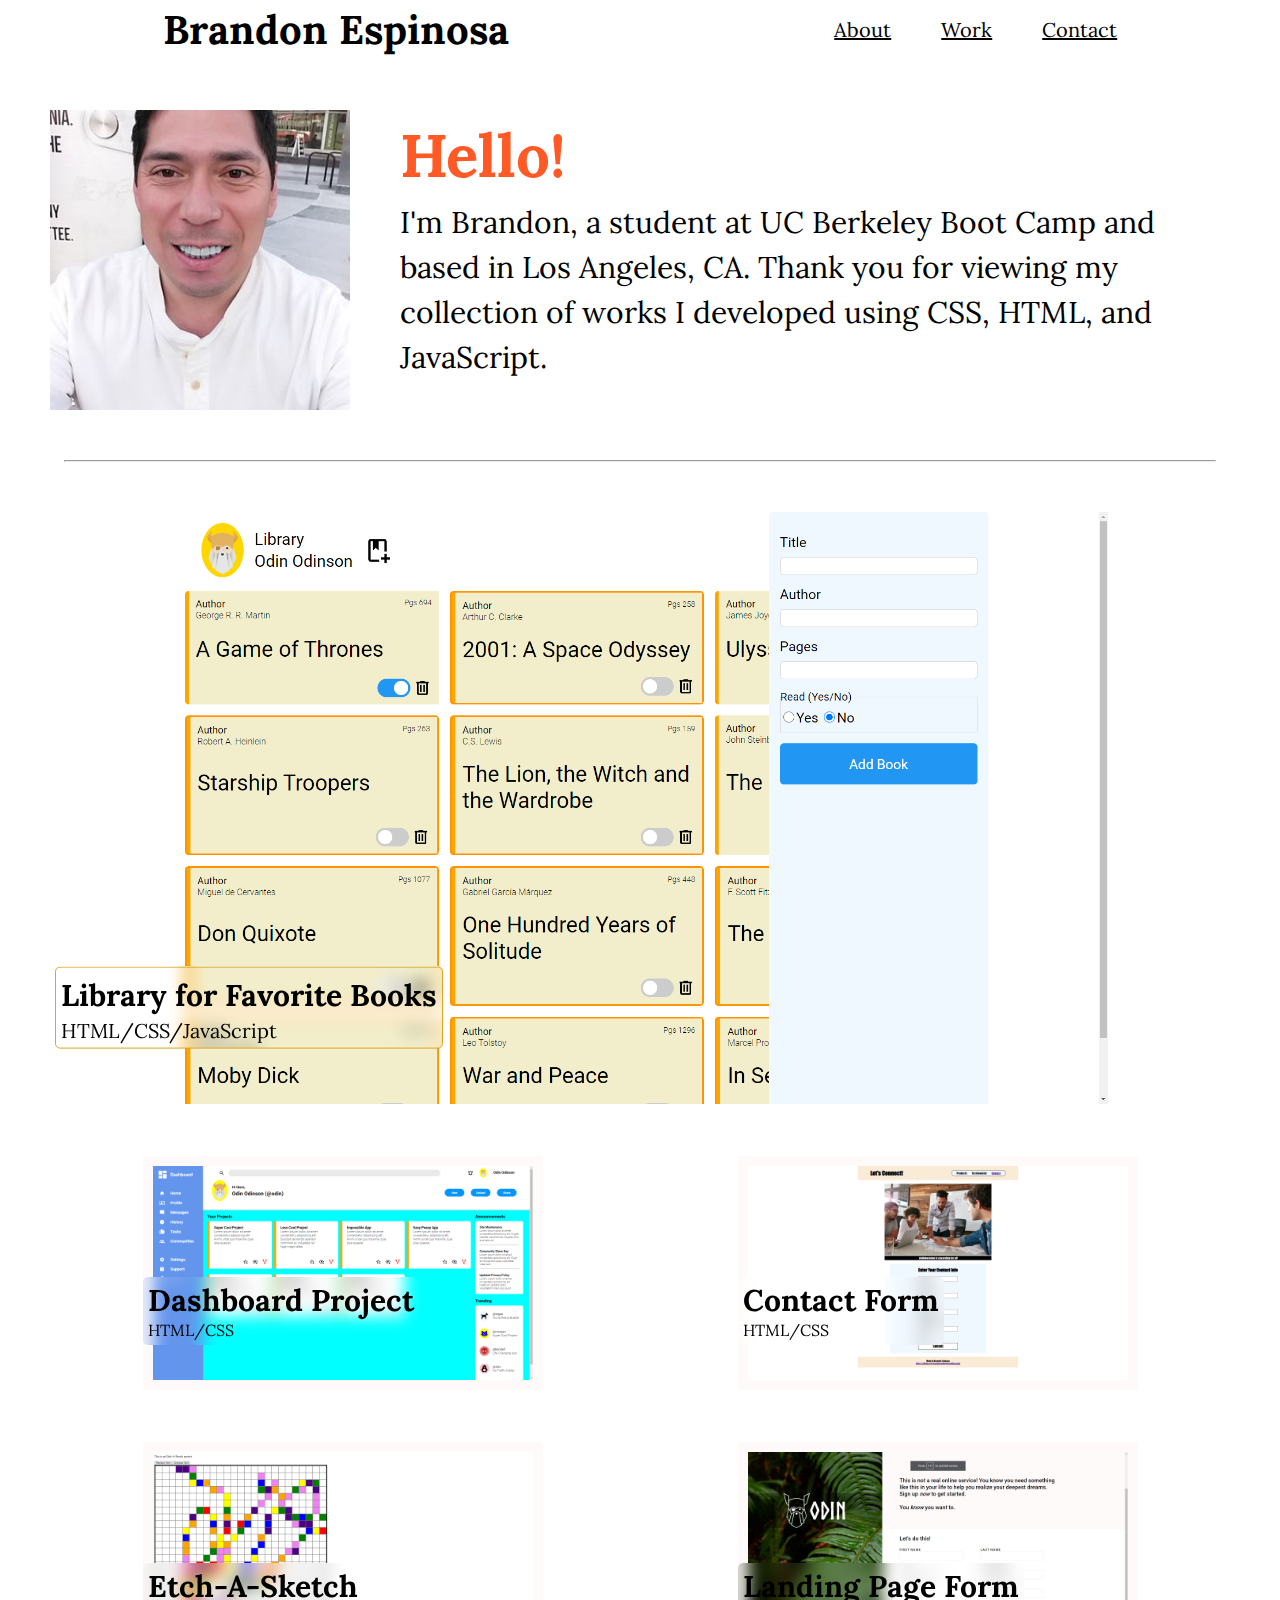
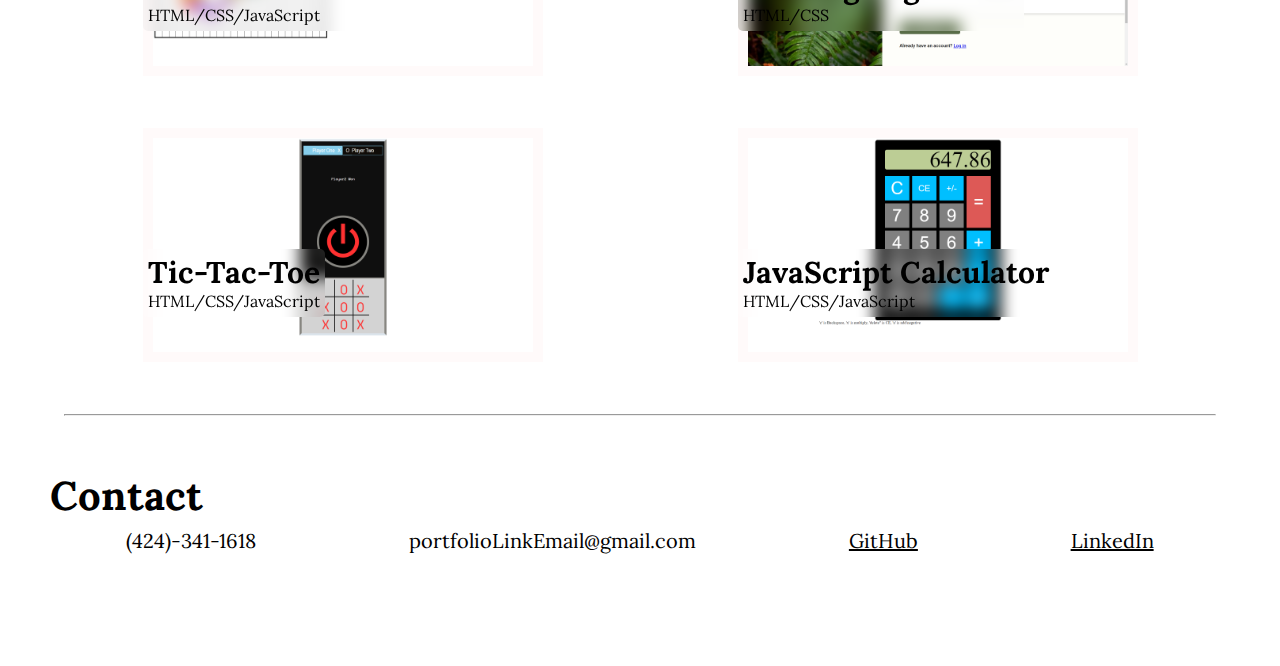
<file: index.html>
<!DOCTYPE html>
<html lang="en">
    <head>
        <meta charset="UTF-8" />
        <meta http-equiv="X-UA-Compatible" content="IE=edge" />
        <meta name="viewport" content="width=device-width, initial-scale=1.0" />
        <link rel="stylesheet" href="./Assets/CSS/reset.css" />
        <link rel="stylesheet" href="./Assets/CSS/style.css" />
        <title>HTML/CSS Portfolio for Brandon Espinosa</title>
    </head>
    
    <body>
        <header>
            <h1>Brandon Espinosa</h1>
            <nav>
                <a href="#about">About</a>
                <a href="#work">Work</a>
                <a href="#contact">Contact</a>
            </nav>
        </header>

        <main>
            <section id="about">
                <img
                    class="personalImg"
                    src="./Assets/images/brandon.png"
                    alt="image of Brandon Espinosa"
                    />
                <div class="greeting">
                    <h2>Hello!</h2>
                    <p class="about">
                        I'm Brandon, a student at UC Berkeley Boot Camp and
                        based in Los Angeles, CA. Thank you for viewing my
                        collection of works I developed using CSS, HTML, and
                        JavaScript.
                    </p>
                </div>
            </section>

            <hr class="hr1" />

            <section id="work">
                <article>
                    <a
                        class="workLink"
                        href="https://espinbrandon49.github.io/Project-Tic-Tac-Toe/">
                        <img
                            class="workImg"
                            src="./Assets/images/tic-tac-toe.png"
                            alt="image of tic-tac-toe Brandon made using HTML,
                            CSS and JavaScript"
                            />
                        <div class="description">
                            <h3>Tic-Tac-Toe</h3>
                            <p>HTML/CSS/JavaScript</p>
                        </div>
                    </a>
                </article>

                <article>
                    <a
                        class="workLink"
                        href="https://espinbrandon49.github.io/calculator/">
                        <img
                            class="workImg"
                            src="./Assets/images/calculator.png"
                            alt="image of JavaScript calculator Brandon made
                            using HTML, CSS and JavaScript"
                            />
                        <div class="description">
                            <h3>JavaScript Calculator</h3>
                            <p>HTML/CSS/JavaScript</p>
                        </div>
                    </a>
                </article>

                <article>
                    <a
                        class="workLink"
                        href="https://espinbrandon49.github.io/EtchASketch/">
                        <img
                            class="workImg"
                            src="./Assets/images/etch-a-sketch.png"
                            alt="image of etch-a-sketch Brandon made using HTML,
                            CSS and JavaScript"
                            />
                        <div class="description">
                            <h3>Etch-A-Sketch</h3>
                            <p>HTML/CSS/JavaScript</p>
                        </div>
                    </a>
                </article>

                <article>
                    <a
                        class="workLink"
                        href="https://espinbrandon49.github.io/PROJECT-SIGN-UP-FORM/">
                        <img
                            class="workImg"
                            src="./Assets/images/landing-page.png"
                            alt="image of landing page form Brandon made using
                            HTML and CSS"
                            />
                        <div class="description">
                            <h3>Landing Page Form</h3>
                            <p>HTML/CSS</p>
                        </div>
                    </a>
                </article>

                <article>
                    <a
                        class="workLink"
                        href="https://espinbrandon49.github.io/Project-Dashboard/">
                        <img
                            class="workImg"
                            src="./Assets/images/dashboard.png"
                            alt="image of a static dashboard mockup Brandon made
                            using HTML and CSS"
                            />
                        <div class="description">
                            <h3>Dashboard Project</h3>
                            <p>HTML/CSS</p>
                        </div>
                    </a>
                </article>

                <article>
                    <a
                        class="workLink"
                        href="https://espinbrandon49.github.io/landing-page/">
                        <img
                            class="workImg"
                            src="./Assets/images/contact-form.png"
                            alt="image of static web contact form Brandon made
                            using HTML and CSS"
                            />
                        <div class="description">
                            <h3>Contact Form</h3>
                            <p>HTML/CSS</p>
                        </div>
                    </a>
                </article>

                <article id="firstArticle">
                    <a
                        class="workLink"
                        href="https://espinbrandon49.github.io/project-library/">
                        <img
                            class="firstImage"
                            src="./Assets/images/library.png"
                            alt="image of favorite book info storage webpage
                            Brandon made using HTML, CSS and JavaScript"
                            />
                        <div class="description firstDescription">
                            <h3>Library for Favorite Books</h3>
                            <p>HTML/CSS/JavaScript</p>
                        </div>
                    </a>
                </article>

            </section>
        </main>

        <hr class="hr2" />

        <footer id="contact">
            <p>Contact</p>
            <ul class="contacts">
                <li class="contact-info">(424)-341-1618</li>
                <li class="contact-info email">portfolioLinkEmail@gmail.com</li>
                <li class="contact-info">
                    <a href="https://github.com/espinbrandon49">GitHub</a>
                </li>
                <li class="contact-info">
                    <a href="www.linkedin.com/in/brandon-espinosa-b65a0b241">LinkedIn</a>
                </li>
            </ul>
        </footer>
        <div class="pre" style="width:1px;">&nbsp</div>

    </body>
</html>
</file>
<file: Assets/CSS/style.css>
@import url("https://fonts.googleapis.com/css2?family=Lora:ital,wght@0,400;0,500;0,600;0,700;1,400;1,500;1,600;1,700&display=swap");

* {
    font-family: "Lora", serif;
}

.hr1 {
    width: 90%;
    margin: 50px auto;
}

header {
    position: fixed;
    top: 0px;
    z-index: 2;
    height: 60px;
    width: 100vw;
    display: flex;
    justify-content: space-around;
    align-items: center;
    background-color: white;
}

h1 {
    font-size: 40px;
}

nav {
    display: flex;
    justify-content: end;
    gap: 50px;
    font-size: 20px;
}

a:hover {
    color: rgb(116, 116, 116);
}

main {
    position: relative;
    top: 110px;
}

#about {
    display: flex;
    max-width: 1200px;
    margin: 0 auto;
    gap: 50px;
    padding-left: 10px;
    padding-right: 10px;
}

.personalImg {
    width: 300px;
}

.greeting {
    line-height: 1.5;
    display: flex;
    flex-direction: column;
}

h2 {
    font-size: 60px;
    color: rgb(255, 89, 37);
}

.about {
    font-size: 30px;
}

#work {
    max-width: 1200px;
    display: flex;
    flex-wrap: wrap-reverse;
    margin: 0 auto;
    padding-left: 5px;
    padding-right: 5px;
}

article {
    width: fit-content;
    margin: 0 auto;
    display: flex;
    flex-direction: column;
    justify-content: center;
    align-items: center;
    margin-bottom: 50px;
}

h3 {
    font-size: 30px;
}

.workImg {
    border: 10px solid snow;
    width: 400px;
}

.description {
    width: fit-content;
    position: absolute;
    transform: translateY(-170%);
    backdrop-filter: blur(8px);
    padding: 5px;
    line-height: 1.25;
    border-radius: 5px;
}

#firstArticle {
    width: 100%;
    border: none;
    padding-left: 10px;
    padding-right: 10px;
}

.firstImage {
    width: 90%;
}

.firstDescription {
    border: 1px solid goldenrod;
}

.firstDescription h3 {
    font-size: 30px;
    line-height: 1.5;
}

.firstDescription p {
    font-size: 20px;
}

.hr2 {
    position: relative;
    bottom: -110px;
    width: 90%;
    margin: 0 auto;
}

#contact {
    display: flex;
    flex-direction: column;
    max-width: 1200px;
    margin: 0 auto;
    line-height: 1.5;
    position: relative;
    bottom: -160px;
    padding-bottom: 110px;
    padding-left: 10px;
    padding-right: 10px;
}

#contact p {
    font-size: 40px;
    font-weight: 700;
}

ul {
    display: flex;
    justify-content: space-around;
    font-size: 20px;
}

.email {
    user-select: all;
}

@media screen and (max-width: 1024px) {
    #contact {
        align-items: center;
    }

    ul {
        width: 100%;
    }
}

@media screen and (max-width: 768px) {
    header {
        flex-direction: column;
        line-height: 1.25;
        height: fit-content;
    }

    nav {
        justify-content: center;
    }

    .workImg {
        border: 10px solid rgb(125, 250, 250);
    }

    #about {
        flex-direction: column;
        align-items: center;
    }

    .greeting {
        align-items: center;
        width: 99%;
        text-align: center;
        border: 1px solid grey;
        margin-bottom: 50px;
    }

    #contact {
        width: 99%;
        height: fit-content;
        border: 1px solid grey;
        margin-top: 120px;
        bottom: 20px;
        padding-bottom: 0;
    }

    ul {
        flex-direction: column;
        align-items: center;
        height: fit-content;
    }

    hr {
        display: none;
    }
}

@media screen and (max-width: 460px) {
    html {
        display: flex;
    }

    main {
        top: 25px;
    }

    .workImg {
        width: 380px;
    }

    header {
        position: relative;
        width: fit-content;
        align-items: center;
        margin: 0 auto;
    }

    #contact {
        bottom: 0;
        margin-top: 0;
        margin-bottom: 0;
    }
}
</file>
